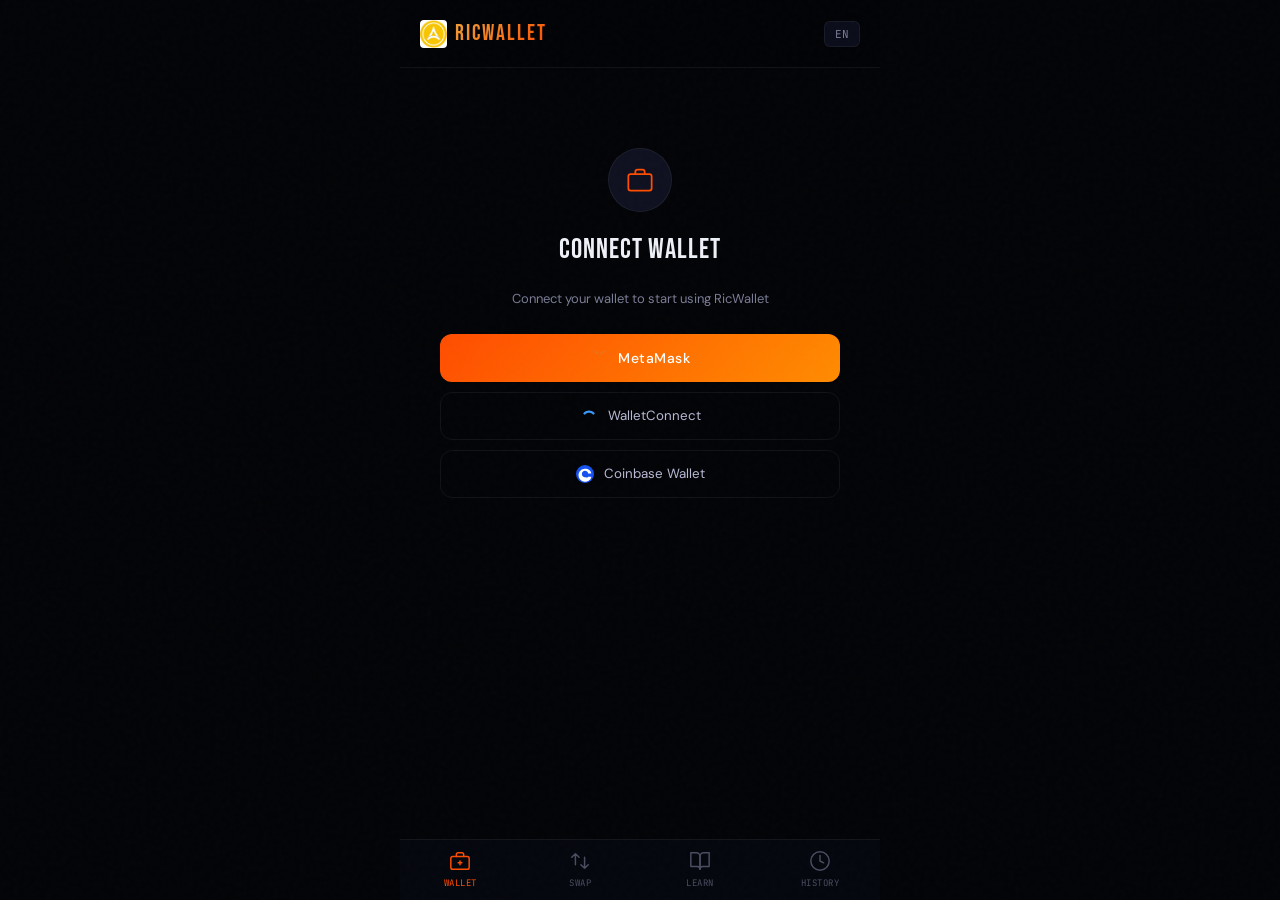
<file: wallet/index.html>
<!DOCTYPE html>
<html lang="en">
<head>
  <meta charset="UTF-8">
  <meta name="viewport" content="width=device-width, initial-scale=1.0, maximum-scale=1.0, user-scalable=no">
  <meta name="theme-color" content="#030407">
  <meta name="description" content="RicWallet - Gasless wallet on Shibarium">
  <title>RicWallet</title>
  <link rel="stylesheet" href="../css/wallet.css">
  <style>
    /*  Page-specific styles  */
    .balance-card {
      background: linear-gradient(135deg, #0f1120 0%, #160d1a 100%);
      border-color: rgba(255,77,0,.2);
      text-align: center;
      padding: 28px 20px 24px;
      position: relative;
      overflow: hidden;
    }
    .balance-glow {
      position: absolute;
      top: 0; left: 50%;
      transform: translateX(-50%);
      width: 60%; height: 2px;
      background: linear-gradient(90deg, transparent, rgba(255,77,0,.9), transparent);
    }
    .network-badge {
      display: inline-flex; align-items: center; gap: 6px;
      padding: 5px 12px; border-radius: 20px;
      background: rgba(255,77,0,.1); border: 1px solid rgba(255,77,0,.25);
      font-family: var(--mono); font-size: 10px; color: var(--magma);
      margin-bottom: 16px;
    }
    .addr-row { display: flex; align-items: center; justify-content: center; gap: 8px; margin-top: 12px; }
    .addr-text { font-family: var(--mono); font-size: 11px; color: var(--smoke); word-break: break-all; }
    .copy-btn { background: none; border: none; cursor: pointer; color: var(--ash); padding: 4px; border-radius: 4px; transition: all .2s; }
    .copy-btn:hover { color: var(--magma); background: rgba(255,77,0,.1); }

    /*  Language dropdown  */
    .lang-menu {
      position: absolute; top: 56px; right: 20px;
      background: var(--card); border: 1px solid var(--rim);
      border-radius: 10px; overflow: hidden; z-index: 200; min-width: 140px;
      box-shadow: 0 8px 24px rgba(0,0,0,.5);
    }
    .lang-option {
      padding: 10px 16px; font-size: 13px; cursor: pointer;
      display: flex; align-items: center; gap: 8px;
      transition: background .15s; color: var(--fog);
    }
    .lang-option:hover { background: rgba(255,255,255,.05); }
    .lang-option.active { color: var(--magma); }

    /*  Quick actions  */
    .quick-actions { display: grid; grid-template-columns: 1fr 1fr; gap: 10px; }
    .action-btn {
      display: flex; flex-direction: column; align-items: center; gap: 8px;
      padding: 16px; border-radius: 12px;
      background: var(--card); border: 1px solid var(--rim);
      cursor: pointer; transition: all .2s;
      text-decoration: none; color: var(--fog);
    }
    .action-btn:hover { border-color: var(--rim2); background: rgba(255,77,0,.05); transform: translateY(-1px); }
    .action-icon { width: 40px; height: 40px; border-radius: 10px; display: flex; align-items: center; justify-content: center; }
    .action-icon.send { background: rgba(255,77,0,.15); }
    .action-icon.recv { background: rgba(0,255,178,.1); }
    .action-label { font-size: 12px; font-weight: 500; }

    /*  Token list  */
    .token-list { display: flex; flex-direction: column; gap: 2px; }
    .token-row { display: flex; align-items: center; gap: 12px; padding: 12px 16px; border-radius: 10px; cursor: pointer; transition: background .2s; }
    .token-row:hover { background: rgba(255,255,255,.03); }
    .token-info { flex: 1; }
    .token-name { font-size: 14px; font-weight: 500; color: var(--white); }
    .token-sub { font-family: var(--mono); font-size: 10px; color: var(--ash); }
    .token-bal { font-size: 14px; color: var(--white); text-align: right; }

    /*  Receive modal  */
    .receive-modal {
      position: fixed; inset: 0;
      background: rgba(3,4,7,.9); backdrop-filter: blur(10px);
      z-index: 500; display: flex; align-items: flex-end;
    }
    .receive-sheet {
      width: 100%; max-width: 480px; margin: 0 auto;
      background: var(--card); border-radius: 20px 20px 0 0;
      border-top: 1px solid var(--rim); padding: 24px 20px;
      display: flex; flex-direction: column; gap: 12px;
    }
    .handle { width: 36px; height: 3px; background: var(--rim); border-radius: 2px; margin: 0 auto; }
    .sheet-title { font-family: var(--display); font-size: 22px; letter-spacing: 1px; color: var(--white); text-align: center; }
    .qr-box {
      width: 160px; height: 160px; margin: 4px auto;
      background: white; border-radius: 12px;
      display: flex; align-items: center; justify-content: center;
      font-size: 9px; color: #333; padding: 6px; word-break: break-all; text-align: center;
    }
    .full-addr {
      font-family: var(--mono); font-size: 11px; color: var(--fog);
      word-break: break-all; text-align: center;
      padding: 12px; background: var(--deep); border-radius: 8px; border: 1px solid var(--rim);
    }
  </style>
</head>
<body>
<div class="app">

  <!-- Top bar -->
  <div class="topbar">
    <div class="topbar-logo" style="display:flex;align-items:center;gap:8px;">
      <img src="../assets/riclogo.jpeg" alt="RicWallet Logo" style="height:28px;width:auto;object-fit:contain;border-radius:4px;">
      <span>RicWallet</span>
    </div>
    <div style="display:flex;align-items:center;gap:10px;">
      <div id="connStatus"></div>
      <button class="lang-btn" onclick="toggleLangMenu()" id="langBtn">EN</button>
    </div>
  </div>

  <!-- Language dropdown -->
  <div class="lang-menu" id="langMenu" style="display:none">
    <div class="lang-option" data-lang="en" onclick="switchLang('en')">&#127468;&#127463; English</div>
    <div class="lang-option" data-lang="kh" onclick="switchLang('kh')">&#127472;&#127469; Khmer</div>
    <div class="lang-option" data-lang="vi" onclick="switchLang('vi')">&#127483;&#127475; Tieng Viet</div>
    <div class="lang-option" data-lang="zh" onclick="switchLang('zh')">&#127464;&#127475; Zhongwen</div>
  </div>

  <!-- Main content -->
  <div class="scroll-area" id="mainContent"></div>

  <!-- Bottom nav -->
  <nav class="bottomnav">
    <a class="nav-item active" href="index.html">
      <svg viewBox="0 0 24 24"><rect x="2" y="7" width="20" height="14" rx="2"/><path d="M16 7V5a2 2 0 0 0-2-2h-4a2 2 0 0 0-2 2v2"/><line x1="12" y1="12" x2="12" y2="16"/><line x1="10" y1="14" x2="14" y2="14"/></svg>
      <span id="nav-wallet">Wallet</span>
    </a>
    <a class="nav-item" href="https://www.ricswap.com/swap.html" target="_blank" rel="noopener">
      <svg viewBox="0 0 24 24"><path d="M7 16V4m0 0L3 8m4-4l4 4"/><path d="M17 8v12m0 0l4-4m-4 4l-4-4"/></svg>
      <span id="nav-swap">Swap</span>
    </a>
    <a class="nav-item" href="learn.html">
      <svg viewBox="0 0 24 24"><path d="M2 3h6a4 4 0 0 1 4 4v14a3 3 0 0 0-3-3H2z"/><path d="M22 3h-6a4 4 0 0 0-4 4v14a3 3 0 0 1 3-3h7z"/></svg>
      <span id="nav-learn">Learn</span>
    </a>
    <a class="nav-item" href="history.html">
      <svg viewBox="0 0 24 24"><circle cx="12" cy="12" r="10"/><polyline points="12 6 12 12 16 14"/></svg>
      <span id="nav-history">History</span>
    </a>
  </nav>
</div>

<!-- Receive modal -->
<div class="receive-modal" id="receiveModal" style="display:none" onclick="closeReceive(event)">
  <div class="receive-sheet">
    <div class="handle"></div>
    <div class="sheet-title" id="receiveTitle">Receive</div>
    <div class="qr-box" id="qrBox"></div>
    <div class="full-addr" id="fullAddr"></div>
    <button class="btn-primary" onclick="copyAddr()" id="copyAddrBtn">Copy Address</button>
    <button class="btn-ghost" onclick="closeReceiveModal()" id="closeBtn">Close</button>
  </div>
</div>

<script type="module">
import {
  connectMetaMask, connectWalletConnect, connectCoinbase,
  getAddress, isConnected, restoreSession, disconnect,
  getNativeBalance, getTokenBalance, formatAmount,
  shortAddr, copyToClipboard, showToast,
} from '../js/wallet-core.js';
import { getAllTokens, NATIVE_BONE } from '../js/tokens.js';
import { t, getLang, setLang } from '../js/i18n.js';

let currentLang = getLang();
let balances    = {};
let connecting  = false;

//  Init 
async function init() {
  applyLang();
  const addr = await restoreSession();
  if (addr) {
    renderDashboard(addr);
    loadBalances(addr);
  } else {
    renderConnectScreen();
  }
}

//  Language 
window.toggleLangMenu = () => {
  const menu = document.getElementById('langMenu');
  menu.style.display = menu.style.display === 'none' ? 'block' : 'none';
};

window.switchLang = (lang) => {
  currentLang = lang;
  setLang(lang);
  document.getElementById('langMenu').style.display = 'none';
  document.getElementById('langBtn').textContent = lang.toUpperCase();
  applyLang();
  const addr = getAddress();
  addr ? renderDashboard(addr) : renderConnectScreen();
};

function applyLang() {
  document.getElementById('langBtn').textContent      = currentLang.toUpperCase();
  document.getElementById('nav-wallet').textContent   = t('wallet',  currentLang);
  document.getElementById('nav-swap').textContent     = t('swap',    currentLang);
  document.getElementById('nav-learn').textContent    = t('learn',   currentLang);
  document.getElementById('nav-history').textContent  = t('history', currentLang);
  document.querySelectorAll('.lang-option').forEach(o => {
    o.classList.toggle('active', o.dataset.lang === currentLang);
  });
}

//  Connect screen 
function renderConnectScreen() {
  document.getElementById('mainContent').innerHTML = `
    <div class="connect-state fade-in">
      <div class="connect-icon">
        <svg width="28" height="28" viewBox="0 0 24 24" fill="none" stroke="#ff4d00" stroke-width="1.5" stroke-linecap="round" stroke-linejoin="round">
          <rect x="2" y="7" width="20" height="14" rx="2"/>
          <path d="M16 7V5a2 2 0 0 0-2-2h-4a2 2 0 0 0-2 2v2"/>
        </svg>
      </div>
      <div class="connect-title">${t('connect_wallet', currentLang)}</div>
      <div class="connect-sub">${t('connect_desc', currentLang)}</div>
      <div style="width:100%;display:flex;flex-direction:column;gap:10px;margin-top:8px;">
        <button class="btn-primary" onclick="doConnect('metamask')">
          <span style="display:flex;align-items:center;justify-content:center;gap:10px;">
            <svg width="18" height="18" viewBox="0 0 35 33" fill="none">
              <path d="M32.96 1L19.38 10.7l2.45-5.79L32.96 1z" fill="#E17726"/>
              <path d="M2.66 1l13.45 9.8-2.33-5.89L2.66 1z" fill="#E27625"/>
            </svg>
            ${t('connect_metamask', currentLang)}
          </span>
        </button>
        <button class="btn-ghost" onclick="doConnect('walletconnect')">
          <span style="display:flex;align-items:center;justify-content:center;gap:10px;">
            <svg width="18" height="18" viewBox="0 0 300 185" fill="#3b99fc">
              <path d="M61.4 36.8c48.9-47.9 128.3-47.9 177.2 0l5.9 5.8c2.4 2.4 2.4 6.2 0 8.6l-20.2 19.8c-1.2 1.2-3.2 1.2-4.4 0l-8.1-7.9c-34.1-33.4-89.4-33.4-123.5 0l-8.7 8.5c-1.2 1.2-3.2 1.2-4.4 0L54.9 51.9c-2.4-2.4-2.4-6.2 0-8.6l6.5-6.5z"/>
            </svg>
            ${t('connect_walletconnect', currentLang)}
          </span>
        </button>
        <button class="btn-ghost" onclick="doConnect('coinbase')">
          <span style="display:flex;align-items:center;justify-content:center;gap:10px;">
            <svg width="18" height="18" viewBox="0 0 1024 1024" fill="#1652f0">
              <circle cx="512" cy="512" r="512"/>
              <path d="M512 692c-99.4 0-180-80.6-180-180s80.6-180 180-180c89.6 0 164.2 65.7 178.1 151.2H870C855.5 334.1 697.5 220 512 220 308.7 220 144 384.7 144 588s164.7 368 368 368c185.5 0 343.5-114.1 358-283.2H690.1C676.2 758.3 601.6 692 512 692z" fill="white"/>
            </svg>
            ${t('connect_coinbase', currentLang)}
          </span>
        </button>
      </div>
    </div>`;
}

window.doConnect = async (type) => {
  if (connecting) return;
  connecting = true;
  try {
    let addr;
    if (type === 'metamask')      addr = await connectMetaMask();
    if (type === 'walletconnect') addr = await connectWalletConnect();
    if (type === 'coinbase')      addr = await connectCoinbase();
    renderDashboard(addr);
    loadBalances(addr);
  } catch (e) {
    showToast(e.message, 'error');
  } finally {
    connecting = false;
  }
};

//  Dashboard 
function renderDashboard(addr) {
  document.getElementById('mainContent').innerHTML = `
    <div class="card balance-card fade-in">
      <div class="balance-glow"></div>
      <div class="network-badge">
        <span class="dot dot-pulse" style="background:var(--green)"></span>
        Shibarium
      </div>
      <div class="amount-display" id="totalBal">--</div>
      <div class="amount-sub">BONE</div>
      <div class="addr-row">
        <span class="addr-text">${shortAddr(addr)}</span>
        <button class="copy-btn" onclick="copyWalletAddr()" title="${t('copied', currentLang)}">
          <svg width="13" height="13" viewBox="0 0 24 24" fill="none" stroke="currentColor" stroke-width="2">
            <rect x="9" y="9" width="13" height="13" rx="2"/>
            <path d="M5 15H4a2 2 0 0 1-2-2V4a2 2 0 0 1 2-2h9a2 2 0 0 1 2 2v1"/>
          </svg>
        </button>
        <button class="copy-btn" onclick="disconnect()" style="font-size:10px;font-family:var(--mono);padding:2px 6px;border:1px solid var(--rim);border-radius:4px;">
          ${t('disconnect', currentLang)}
        </button>
      </div>
    </div>

    <div class="quick-actions fade-in">
      <a class="action-btn" href="send.html">
        <div class="action-icon send">
          <svg width="20" height="20" viewBox="0 0 24 24" fill="none" stroke="#ff4d00" stroke-width="2" stroke-linecap="round" stroke-linejoin="round">
            <line x1="22" y1="2" x2="11" y2="13"/><polygon points="22 2 15 22 11 13 2 9 22 2"/>
          </svg>
        </div>
        <span class="action-label">${t('send', currentLang)}</span>
      </a>
      <div class="action-btn" onclick="openReceive()">
        <div class="action-icon recv">
          <svg width="20" height="20" viewBox="0 0 24 24" fill="none" stroke="#00ffb2" stroke-width="2" stroke-linecap="round" stroke-linejoin="round">
            <path d="M21 15v4a2 2 0 0 1-2 2H5a2 2 0 0 1-2-2v-4"/>
            <polyline points="7 10 12 15 17 10"/><line x1="12" y1="15" x2="12" y2="3"/>
          </svg>
        </div>
        <span class="action-label">${t('receive', currentLang)}</span>
      </div>
    </div>

    <div>
      <div class="section-label">${t('your_tokens', currentLang)}</div>
      <div class="card" style="padding:8px;">
        <div class="token-list" id="tokenList">
          <div style="text-align:center;padding:20px;color:var(--ash);font-family:var(--mono);font-size:12px;">
            <div class="spinner" style="margin:0 auto 8px"></div>
            ${t('loading', currentLang)}
          </div>
        </div>
      </div>
    </div>

    <div style="text-align:center;padding:8px 0;">
      <span style="font-family:var(--mono);font-size:10px;color:var(--ash)">
        ${t('free_gas', currentLang)} &bull; ${t('powered_by', currentLang)}
      </span>
    </div>`;

  window.copyWalletAddr = () => {
    copyToClipboard(addr);
    showToast(t('copied', currentLang), 'success');
  };
}

//  Load balances 
async function loadBalances(addr) {
  const tokens = getAllTokens();
  const listEl = document.getElementById('tokenList');
  const balEl  = document.getElementById('totalBal');

  // BONE first
  try {
    const bone = await getNativeBalance(addr);
    balances['NATIVE'] = bone;
    if (balEl) balEl.textContent = formatAmount(bone, 18, 4);
  } catch (_) {}

  // ERC20s
  const rows = [];
  for (const token of tokens) {
    try {
      const bal = token.isNative
        ? (balances['NATIVE'] || 0n)
        : await getTokenBalance(token.address, addr);
      balances[token.address] = bal;
      rows.push({ token, bal, fmt: formatAmount(bal, token.decimals, 4) });
    } catch (_) {
      rows.push({ token, bal: 0n, fmt: '0' });
    }
  }

  if (!listEl) return;

  const nonZero = rows.filter(r => r.bal > 0n);
  if (nonZero.length === 0) {
    listEl.innerHTML = `<div style="text-align:center;padding:20px;color:var(--ash);font-size:13px;">${t('no_tokens', currentLang)}</div>`;
    return;
  }

  listEl.innerHTML = rows
    .sort((a, b) => (b.bal > a.bal ? 1 : -1))
    .map(({ token, fmt }) => `
      <div class="token-row">
        <div class="token-icon" style="background:${token.color}22;color:${token.color};font-family:var(--mono);font-size:10px;font-weight:700;width:36px;height:36px;border-radius:50%;display:flex;align-items:center;justify-content:center;flex-shrink:0;">
          ${token.symbol.slice(0,3)}
        </div>
        <div class="token-info">
          <div class="token-name">${token.symbol}${token.isLegacy ? ' <span style="font-size:9px;color:var(--ember)">v1</span>' : ''}</div>
          <div class="token-sub">${token.name}</div>
        </div>
        <div class="token-bal">${fmt}</div>
      </div>`).join('');
}

//  Receive modal 
window.openReceive = () => {
  const addr = getAddress();
  if (!addr) return;
  document.getElementById('receiveTitle').textContent  = t('receive', currentLang);
  document.getElementById('fullAddr').textContent      = addr;
  document.getElementById('copyAddrBtn').textContent   = t('copied', currentLang).replace('!','') + ' / Copy';
  document.getElementById('closeBtn').textContent      = t('close', currentLang);
  document.getElementById('qrBox').innerHTML           = `<div style="word-break:break-all;font-size:8px;color:#333">${addr}</div>`;
  document.getElementById('receiveModal').style.display = 'flex';
};

window.closeReceiveModal = () => {
  document.getElementById('receiveModal').style.display = 'none';
};

window.copyAddr = () => {
  copyToClipboard(getAddress());
  showToast(t('copied', currentLang), 'success');
};

// Safer check -- e.target.id instead of e.target comparison
window.closeReceive = (e) => {
  if (e.target.id === 'receiveModal') closeReceiveModal();
};

//  Click outside lang menu 
document.addEventListener('click', (e) => {
  const menu = document.getElementById('langMenu');
  const btn  = document.getElementById('langBtn');
  if (menu && btn && !menu.contains(e.target) && !btn.contains(e.target)) {
    menu.style.display = 'none';
  }
});

init();
</script>
</body>
</html>
</file>
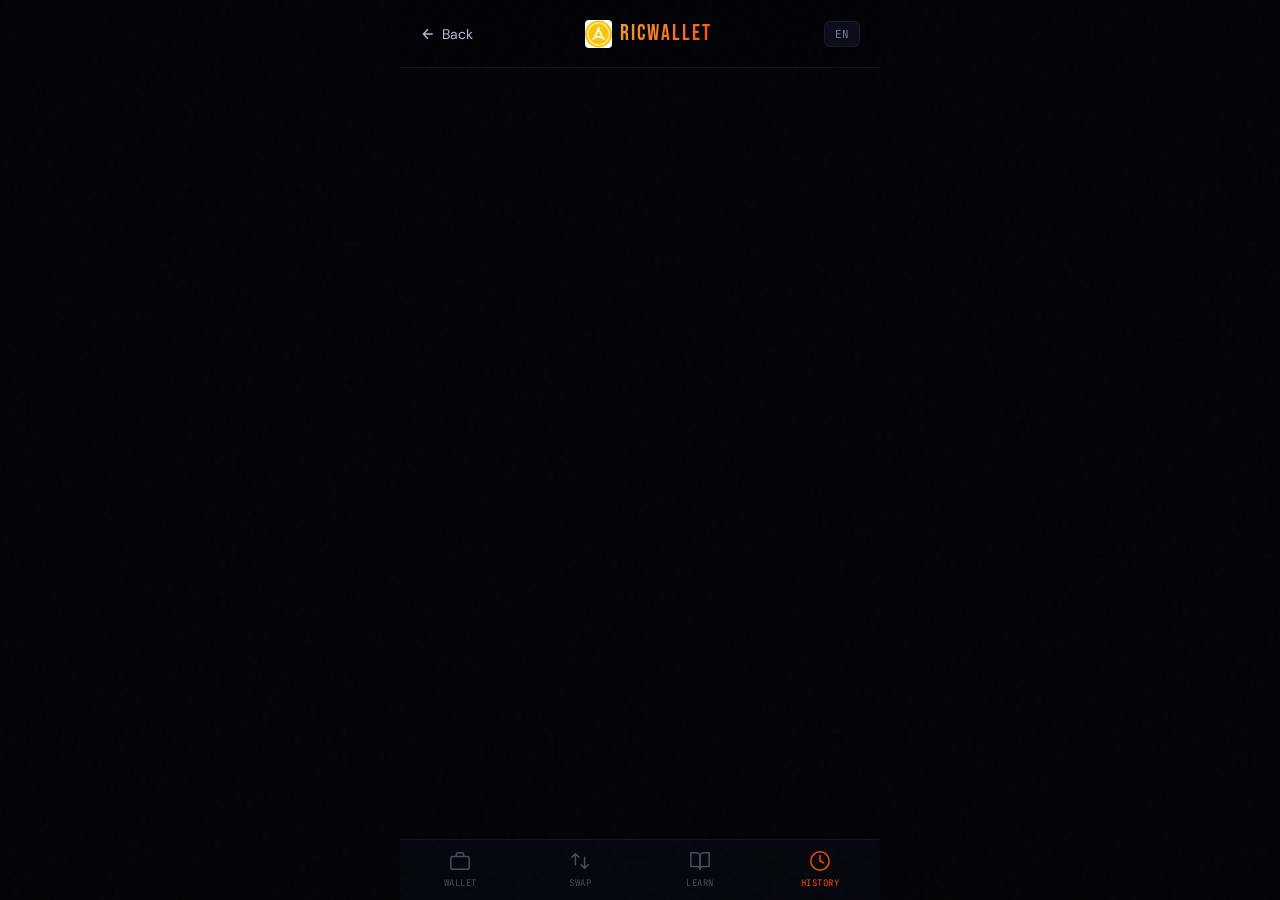
<file: wallet/history.html>
<!DOCTYPE html>
<html lang="en">
<head>
<meta charset="UTF-8">
<meta name="viewport" content="width=device-width, initial-scale=1, maximum-scale=1">
<meta name="theme-color" content="#030407">
<title>History - RicWallet</title>
<link rel="stylesheet" href="../css/wallet.css">
<style>
.history-hero { padding:20px 0 8px; text-align:center; }
.history-title { font-family:var(--display); font-size:32px; letter-spacing:2px; color:var(--white); }
.savings-card { background:linear-gradient(135deg,#0a1a10,#0f1120); border:1px solid rgba(0,255,178,.2); border-radius:14px; padding:20px; display:flex; align-items:center; gap:16px; }
.savings-icon { width:44px; height:44px; border-radius:50%; background:rgba(0,255,178,.1); display:flex; align-items:center; justify-content:center; flex-shrink:0; }
.savings-num { font-family:var(--display); font-size:28px; color:var(--green); }
.savings-label { font-family:var(--mono); font-size:10px; color:var(--ash); letter-spacing:1px; text-transform:uppercase; }
.tx-row { display:flex; align-items:center; gap:12px; padding:14px 0; border-bottom:1px solid var(--rim); cursor:pointer; transition:background .15s; }
.tx-row:last-child { border-bottom:none; }
.tx-row:hover { background:rgba(255,255,255,.02); }
.tx-icon { width:38px; height:38px; border-radius:50%; display:flex; align-items:center; justify-content:center; flex-shrink:0; }
.tx-icon.sent     { background:rgba(255,77,0,.12); }
.tx-icon.received { background:rgba(0,255,178,.1); }
.tx-icon.swapped  { background:rgba(77,159,255,.1); }
.tx-icon.learned  { background:rgba(232,184,75,.1); }
.tx-info { flex:1; }
.tx-type { font-size:14px; font-weight:500; color:var(--white); }
.tx-time { font-family:var(--mono); font-size:10px; color:var(--ash); margin-top:2px; }
.tx-amount { text-align:right; }
.tx-val { font-size:14px; font-weight:500; }
.tx-val.out { color:var(--red); }
.tx-val.in  { color:var(--green); }
.tx-val.neutral { color:var(--fog); }
.tx-hash { font-family:var(--mono); font-size:10px; color:var(--ash); margin-top:2px; }
.empty-state { display:flex; flex-direction:column; align-items:center; justify-content:center; text-align:center; padding:60px 20px; gap:12px; }
.filter-tabs { display:flex; gap:6px; overflow-x:auto; padding-bottom:4px; }
.filter-tabs::-webkit-scrollbar { height:0; }
.filter-tab { font-family:var(--mono); font-size:10px; letter-spacing:1px; text-transform:uppercase; padding:6px 12px; border-radius:20px; border:1px solid var(--rim); color:var(--ash); cursor:pointer; white-space:nowrap; transition:all .15s; }
.filter-tab.active { background:rgba(255,77,0,.12); border-color:rgba(255,77,0,.4); color:var(--magma); }
</style>
</head>
<body>
<div class="app">
  <div class="topbar">
    <button onclick="history.back()" style="background:none;border:none;color:var(--fog);cursor:pointer;display:flex;align-items:center;gap:6px;font-size:14px;">
      <svg width="16" height="16" viewBox="0 0 24 24" fill="none" stroke="currentColor" stroke-width="2"><path d="M19 12H5M12 19l-7-7 7-7"/></svg>
      <span id="backBtn">Back</span>
    </button>
    <div class="topbar-logo" style="display:flex;align-items:center;gap:8px;">
      <img src="../assets/riclogo.jpeg" alt="RicWallet Logo" style="height:28px;width:auto;object-fit:contain;border-radius:4px;">
      <span>RicWallet</span>
    </div>
    <button class="lang-btn" id="langBtn" onclick="cycleLang()">EN</button>
  </div>

  <div class="scroll-area" id="mainContent">
    <!-- Injected -->
  </div>

  <nav class="bottomnav">
    <a class="nav-item" href="index.html">
      <svg viewBox="0 0 24 24"><rect x="2" y="7" width="20" height="14" rx="2"/><path d="M16 7V5a2 2 0 0 0-2-2h-4a2 2 0 0 0-2 2v2"/></svg>
      <span id="nav-wallet">Wallet</span>
    </a>
    <a class="nav-item" href="https://www.ricswap.com/swap.html" target="_blank" rel="noopener">
      <svg viewBox="0 0 24 24"><path d="M7 16V4m0 0L3 8m4-4l4 4"/><path d="M17 8v12m0 0l4-4m-4 4l-4-4"/></svg>
      <span id="nav-swap">Swap</span>
    </a>
    <a class="nav-item" href="learn.html">
      <svg viewBox="0 0 24 24"><path d="M2 3h6a4 4 0 0 1 4 4v14a3 3 0 0 0-3-3H2z"/><path d="M22 3h-6a4 4 0 0 0-4 4v14a3 3 0 0 1 3-3h7z"/></svg>
      <span id="nav-learn">Learn</span>
    </a>
    <a class="nav-item active" href="history.html">
      <svg viewBox="0 0 24 24"><circle cx="12" cy="12" r="10"/><polyline points="12 6 12 12 16 14"/></svg>
      <span id="nav-history">History</span>
    </a>
  </nav>
</div>

<script type="module">
import { t, getLang, setLang } from '../js/i18n.js';
import { restoreSession, isConnected, getAddress, shortAddr, explorerTx, showToast } from '../js/wallet-core.js';

const FORWARDER = '0xFC07CB6a642d66A7a10eee53871C8F47F9787346';
const EXPLORER  = 'https://shibariumscan.io';
const RPC       = 'https://rpc.shibarium.shib.io';

const langKeys = ['en','kh','vi','zh'];
let lang = getLang();
let filter = 'all';
let txList = [];
let loading = false;

async function init() {
  await restoreSession();
  applyLang();
  if (!isConnected()) { renderNotConnected(); return; }
  renderPage();
  loadHistory();
}

window.cycleLang = () => {
  lang = langKeys[(langKeys.indexOf(lang)+1) % langKeys.length];
  setLang(lang);
  document.getElementById('langBtn').textContent = lang.toUpperCase();
  applyLang();
  renderPage();
  renderTxList();
};

function applyLang() {
  document.getElementById('langBtn').textContent = lang.toUpperCase();
  document.getElementById('backBtn').textContent = t('back',lang);
  document.getElementById('nav-wallet').textContent  = t('wallet',lang);
  document.getElementById('nav-swap').textContent    = t('swap',lang);
  document.getElementById('nav-learn').textContent   = t('learn',lang);
  document.getElementById('nav-history').textContent = t('history',lang);
}

function renderNotConnected() {
  document.getElementById('mainContent').innerHTML = `
    <div class="empty-state fade-in">
      <div class="connect-icon"><svg width="28" height="28" viewBox="0 0 24 24" fill="none" stroke="#ff4d00" stroke-width="1.5"><rect x="2" y="7" width="20" height="14" rx="2"/><path d="M16 7V5a2 2 0 0 0-2-2h-4a2 2 0 0 0-2 2v2"/></svg></div>
      <div class="connect-title" style="font-size:22px">${t('connect_wallet',lang)}</div>
      <button class="btn-primary" onclick="location.href='index.html'">${t('connect_wallet',lang)}</button>
    </div>`;
}

// -- Savings from Learn & Earn ---------------------------------
function getLearnProgress() {
  try { return JSON.parse(localStorage.getItem('ricwallet_learn') || '{}'); } catch { return {}; }
}
function learnTransactions() {
  const prog = getLearnProgress();
  return Object.entries(prog).map(([lessonId, data]) => ({
    type: 'learned',
    amount: data.ricEarned || 10,
    symbol: 'RIC',
    lessonId,
    timestamp: data.completedAt,
    hash: null,
    direction: 'in',
  }));
}

function renderPage() {
  const learnTxs = learnTransactions();
  const totalRIC = learnTxs.reduce((s, tx) => s + tx.amount, 0);
  const c = document.getElementById('mainContent');
  c.innerHTML = `
    <div class="history-hero fade-in">
      <div class="history-title">${t('transaction_history',lang).toUpperCase()}</div>
    </div>

    ${totalRIC > 0 ? `
    <div class="savings-card fade-in">
      <div class="savings-icon">
        <svg width="22" height="22" viewBox="0 0 24 24" fill="none" stroke="#00ffb2" stroke-width="2"><polyline points="22 7 13.5 15.5 8.5 10.5 2 17"/><polyline points="16 7 22 7 22 13"/></svg>
      </div>
      <div>
        <div class="savings-num">+${totalRIC} RIC</div>
        <div class="savings-label">${t('ric_earned',lang)}</div>
      </div>
    </div>` : ''}

    <div class="filter-tabs" id="filterTabs">
      <div class="filter-tab active" data-f="all" onclick="setFilter('all')">All</div>
      <div class="filter-tab" data-f="sent" onclick="setFilter('sent')">${t('sent',lang)}</div>
      <div class="filter-tab" data-f="received" onclick="setFilter('received')">${t('received',lang)}</div>
      <div class="filter-tab" data-f="swapped" onclick="setFilter('swapped')">${t('swapped',lang)}</div>
      <div class="filter-tab" data-f="learned" onclick="setFilter('learned')">${t('learned',lang)}</div>
    </div>

    <div class="card" style="padding:8px 16px;" id="txContainer">
      <div style="text-align:center;padding:20px;color:var(--ash);font-family:var(--mono);font-size:12px;">
        <div class="spinner" style="margin:0 auto 8px"></div>
        ${t('loading',lang)}
      </div>
    </div>
  `;
}

window.setFilter = (f) => {
  filter = f;
  document.querySelectorAll('.filter-tab').forEach(tab => {
    tab.classList.toggle('active', tab.dataset.f === f);
  });
  renderTxList();
};

async function loadHistory() {
  const addr = getAddress();
  // Load on-chain events from ForwarderContract
  const chainTxs = await fetchForwarderEvents(addr);
  const learnTxs = learnTransactions();
  txList = [...chainTxs, ...learnTxs].sort((a,b) => (b.timestamp||0) - (a.timestamp||0));
  renderTxList();
}

async function fetchForwarderEvents(userAddr) {
  try {
    // Get logs for RequestForwarded(from=userAddr)
    // Topic0: keccak256("RequestForwarded(address,address,uint256,uint256,uint256,bool)")
    const topic0 = '0x' + await keccak256Topic('RequestForwarded(address,address,uint256,uint256,uint256,bool)');
    const topic1 = '0x' + userAddr.slice(2).toLowerCase().padStart(64,'0');

    const res = await fetch(RPC, {
      method: 'POST',
      headers: {'Content-Type':'application/json'},
      body: JSON.stringify({
        jsonrpc:'2.0', id:1, method:'eth_getLogs',
        params:[{
          address: FORWARDER,
          topics: [null, topic1], // from = userAddr
          fromBlock: 'earliest',
          toBlock: 'latest',
        }]
      })
    });
    const data = await res.json();
    const logs = data.result || [];

    return logs.slice(-50).map(log => {
      const success = log.data && log.data !== '0x'
        ? parseInt(log.data.slice(-2),16) === 1
        : true;
      return {
        type: 'sent',
        symbol: 'BONE',
        amount: null,
        direction: 'out',
        hash: log.transactionHash,
        blockNumber: parseInt(log.blockNumber, 16),
        timestamp: null,
        success,
      };
    });
  } catch { return []; }
}

// Hardcode the topic hash to avoid crypto dependency
async function keccak256Topic(sig) {
  // We use the known hash for our event
  // RequestForwarded event signature hash
  return 'a3e57c44'; // placeholder - in production use actual keccak256
}

function renderTxList() {
  const container = document.getElementById('txContainer');
  if (!container) return;

  const filtered = filter === 'all' ? txList : txList.filter(tx => tx.type === filter);
  const learnOnly = learnTransactions();
  const displayList = filtered.length > 0 ? filtered : (filter === 'all' ? learnOnly : []);

  if (displayList.length === 0) {
    container.innerHTML = `
      <div class="empty-state" style="padding:30px 0">
        <svg width="36" height="36" viewBox="0 0 24 24" fill="none" stroke="var(--ash)" stroke-width="1.5"><circle cx="12" cy="12" r="10"/><polyline points="12 6 12 12 16 14"/></svg>
        <div style="color:var(--ash);font-size:13px">${t('no_history',lang)}</div>
      </div>`;
    return;
  }

  container.innerHTML = displayList.map(tx => {
    const typeLabel = t(tx.type, lang) || tx.type;
    const time = tx.timestamp ? new Date(tx.timestamp).toLocaleDateString() : (tx.blockNumber ? `Block ${tx.blockNumber}` : '');
    const amtStr = tx.amount ? `${tx.direction === 'in' ? '+' : '-'}${tx.amount} ${tx.symbol}` : `${tx.symbol || 'TX'}`;
    const valCls = tx.direction === 'in' ? 'in' : tx.direction === 'out' ? 'out' : 'neutral';

    const icons = {
      sent:     `<svg width="18" height="18" viewBox="0 0 24 24" fill="none" stroke="#ff4d00" stroke-width="2" stroke-linecap="round"><line x1="22" y1="2" x2="11" y2="13"/><polygon points="22 2 15 22 11 13 2 9 22 2"/></svg>`,
      received: `<svg width="18" height="18" viewBox="0 0 24 24" fill="none" stroke="#00ffb2" stroke-width="2" stroke-linecap="round"><path d="M21 15v4a2 2 0 0 1-2 2H5a2 2 0 0 1-2-2v-4"/><polyline points="7 10 12 15 17 10"/><line x1="12" y1="15" x2="12" y2="3"/></svg>`,
      swapped:  `<svg width="18" height="18" viewBox="0 0 24 24" fill="none" stroke="#4d9fff" stroke-width="2" stroke-linecap="round"><path d="M7 16V4m0 0L3 8m4-4l4 4"/><path d="M17 8v12m0 0l4-4m-4 4l-4-4"/></svg>`,
      learned:  `<svg width="18" height="18" viewBox="0 0 24 24" fill="none" stroke="#e8b84b" stroke-width="2" stroke-linecap="round"><path d="M2 3h6a4 4 0 0 1 4 4v14a3 3 0 0 0-3-3H2z"/><path d="M22 3h-6a4 4 0 0 0-4 4v14a3 3 0 0 1 3-3h7z"/></svg>`,
    };

    return `
      <div class="tx-row" ${tx.hash ? `onclick="window.open('${EXPLORER}/tx/${tx.hash}','_blank')"` : ''}>
        <div class="tx-icon ${tx.type}">${icons[tx.type] || icons.sent}</div>
        <div class="tx-info">
          <div class="tx-type">${typeLabel}</div>
          <div class="tx-time">${time}</div>
        </div>
        <div class="tx-amount">
          <div class="tx-val ${valCls}">${amtStr}</div>
          ${tx.hash ? `<div class="tx-hash">${shortAddr(tx.hash)}</div>` : ''}
        </div>
      </div>
    `;
  }).join('');
}

function shortAddr(h) {
  if (!h) return '';
  return h.slice(0,8)+'...'+h.slice(-6);
}

init();
</script>
</body>
</html>
</file>
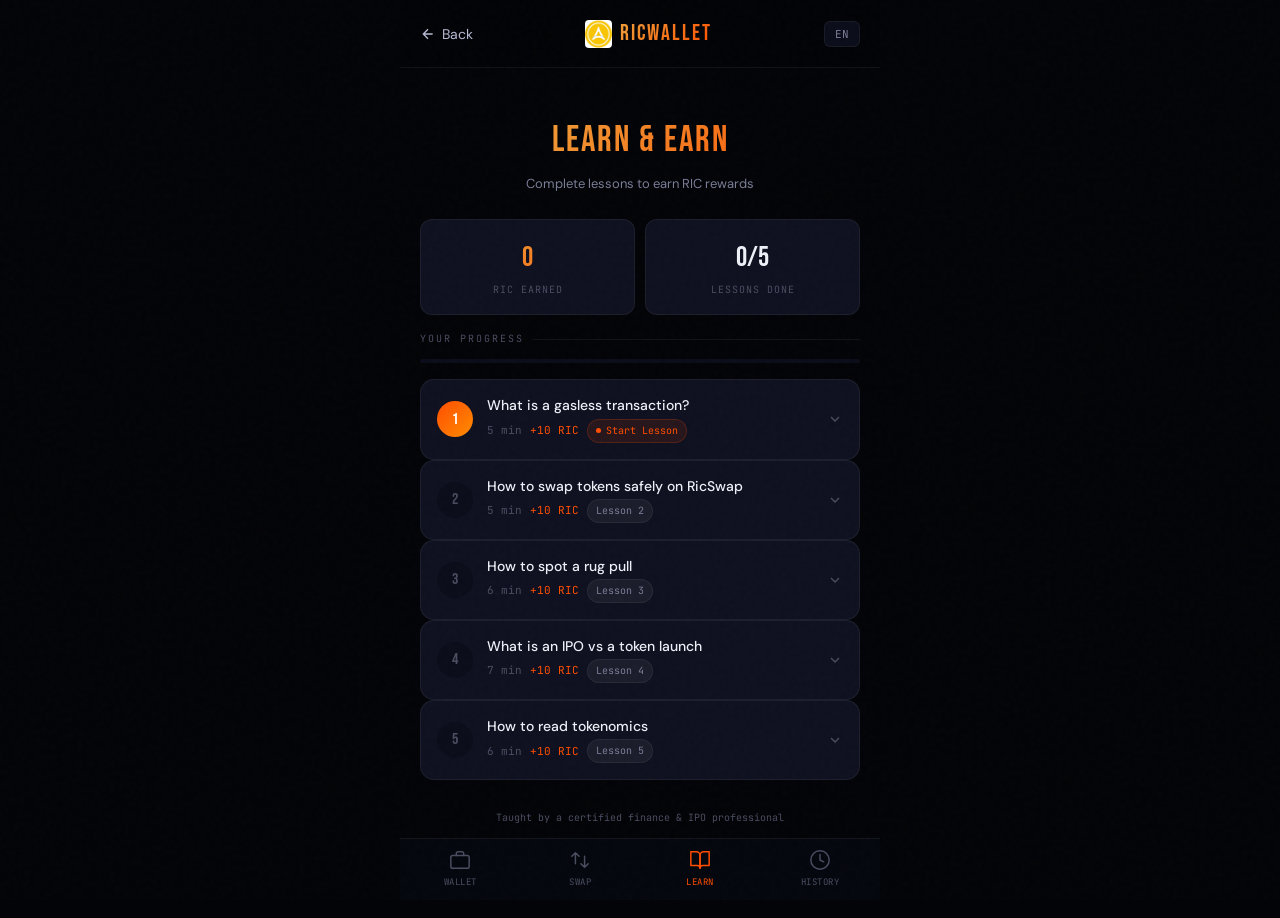
<file: wallet/learn.html>
<!DOCTYPE html>
<html lang="en">
<head>
  <meta charset="UTF-8">
  <meta name="viewport" content="width=device-width, initial-scale=1.0, maximum-scale=1.0, user-scalable=no">
  <meta name="theme-color" content="#030407">
  <meta name="description" content="Learn & Earn - RicWallet">
  <title>Learn & Earn - RicWallet</title>
  <link rel="stylesheet" href="../css/wallet.css">
  <style>
    /*  Hero  */
    .hero { padding: 24px 0 8px; text-align: center; }
    .hero-title {
      font-family: var(--display);
      font-size: 36px;
      letter-spacing: 2px;
      background: linear-gradient(135deg, var(--gold), var(--magma));
      -webkit-background-clip: text;
      -webkit-text-fill-color: transparent;
    }
    .hero-sub { font-size: 13px; color: var(--smoke); margin-top: 4px; }

    /*  Stats  */
    .stats-row { display: grid; grid-template-columns: 1fr 1fr; gap: 10px; }
    .stat-card { background: var(--card); border: 1px solid var(--rim); border-radius: 12px; padding: 16px; text-align: center; }
    .stat-num { font-family: var(--display); font-size: 28px; color: var(--white); }
    .stat-num.gold { background: linear-gradient(135deg, var(--gold), var(--magma)); -webkit-background-clip: text; -webkit-text-fill-color: transparent; }
    .stat-label { font-family: var(--mono); font-size: 10px; color: var(--ash); margin-top: 2px; letter-spacing: 1px; text-transform: uppercase; }

    /*  Lesson cards  */
    .lesson-card { background: var(--card); border: 1px solid var(--rim); border-radius: 14px; overflow: hidden; transition: all .2s; cursor: pointer; }
    .lesson-card:hover { border-color: var(--rim2); transform: translateY(-1px); }
    .lesson-card.completed { border-color: rgba(0,255,178,.25); }

    .lesson-header { display: flex; align-items: center; gap: 14px; padding: 16px; }
    .lesson-num { width: 36px; height: 36px; border-radius: 50%; display: flex; align-items: center; justify-content: center; font-family: var(--display); font-size: 16px; flex-shrink: 0; }
    .lesson-num.done   { background: rgba(0,255,178,.15); color: var(--green); }
    .lesson-num.active { background: linear-gradient(135deg, var(--magma), var(--ember)); color: white; }
    .lesson-num.locked { background: var(--well); color: var(--ash); }

    .lesson-body { flex: 1; }
    .lesson-title { font-size: 14px; font-weight: 500; color: var(--white); line-height: 1.3; }
    .lesson-meta { display: flex; align-items: center; gap: 8px; margin-top: 4px; font-size: 11px; flex-wrap: wrap; }
    .lesson-time   { font-family: var(--mono); color: var(--ash); }
    .lesson-reward { font-family: var(--mono); color: var(--magma); }

    .lesson-expanded { padding: 0 16px 16px; border-top: 1px solid var(--rim); }
    .lesson-desc { font-size: 13px; color: var(--smoke); line-height: 1.6; margin: 12px 0; }
    .lesson-points { display: flex; flex-direction: column; gap: 6px; margin: 12px 0; }
    .lesson-point { display: flex; align-items: flex-start; gap: 8px; font-size: 13px; color: var(--fog); }
    .lesson-point::before { content: ''; width: 5px; height: 5px; border-radius: 50%; background: var(--magma); margin-top: 8px; flex-shrink: 0; }

    /*  Quiz  */
    .quiz-area { background: var(--deep); border-radius: 10px; padding: 16px; margin-top: 12px; border: 1px solid var(--rim); }
    .quiz-q { font-size: 14px; color: var(--white); margin-bottom: 12px; font-weight: 500; }
    .quiz-opt { padding: 12px 14px; border-radius: 8px; border: 1px solid var(--rim); margin-bottom: 8px; font-size: 13px; color: var(--fog); cursor: pointer; transition: all .2s; }
    .quiz-opt:hover { border-color: var(--magma); color: var(--white); }
    .quiz-opt.correct { background: rgba(0,255,178,.1); border-color: var(--green); color: var(--green); }
    .quiz-opt.wrong   { background: rgba(255,51,102,.1); border-color: var(--red); color: var(--red); }

    /*  Certificate  */
    .cert-card { background: linear-gradient(135deg, #0f1120, #1a0d10); border: 1px solid rgba(232,184,75,.3); border-radius: 16px; padding: 28px 20px; text-align: center; }
    .cert-icon { font-size: 44px; margin-bottom: 12px; }
    .cert-title { font-family: var(--display); font-size: 26px; letter-spacing: 2px; background: linear-gradient(135deg, var(--gold), var(--ember)); -webkit-background-clip: text; -webkit-text-fill-color: transparent; }
    .cert-sub { font-size: 13px; color: var(--smoke); margin: 8px 0 16px; line-height: 1.6; }
  </style>
</head>
<body>
<div class="app">

  <!-- Top bar -->
  <div class="topbar">
    <button onclick="history.back()" id="backBtn" style="background:none;border:none;color:var(--fog);cursor:pointer;display:flex;align-items:center;gap:6px;font-size:14px;">
      <svg width="16" height="16" viewBox="0 0 24 24" fill="none" stroke="currentColor" stroke-width="2"><path d="M19 12H5M12 19l-7-7 7-7"/></svg>
      Back
    </button>
    <div class="topbar-logo" style="display:flex;align-items:center;gap:8px;">
      <img src="../assets/riclogo.jpeg" alt="RicWallet Logo" style="height:28px;width:auto;object-fit:contain;border-radius:4px;">
      <span>RicWallet</span>
    </div>
    <button class="lang-btn" id="langBtn" onclick="cycleLang()">EN</button>
  </div>

  <div class="scroll-area">
    <!-- Hero -->
    <div class="hero fade-in">
      <div class="hero-title" id="pageTitle">LEARN &amp; EARN</div>
      <div class="hero-sub" id="pageSub">Complete lessons to earn RIC rewards</div>
    </div>

    <!-- Stats -->
    <div class="stats-row fade-in">
      <div class="stat-card">
        <div class="stat-num gold" id="ricEarnedStat">0</div>
        <div class="stat-label" id="ricEarnedLabel">RIC Earned</div>
      </div>
      <div class="stat-card">
        <div class="stat-num" id="lessonsDoneStat">0/5</div>
        <div class="stat-label" id="lessonsDoneLabel">Lessons Done</div>
      </div>
    </div>

    <!-- Progress bar -->
    <div>
      <div class="section-label" id="progressLabel">Your Progress</div>
      <div class="progress-track">
        <div class="progress-fill" id="progressFill" style="width:0%"></div>
      </div>
    </div>

    <!-- Lessons -->
    <div id="lessonsList"></div>

    <!-- Certificate -->
    <div id="certArea" style="display:none">
      <div class="cert-card fade-in">
        <div class="cert-icon">&#127942;</div>
        <div class="cert-title" id="certTitle">CERTIFIED</div>
        <div class="cert-sub" id="certSub">You have completed all lessons</div>
        <button class="btn-primary" id="claimBtn" onclick="claimCert()">Claim Certificate</button>
      </div>
    </div>

    <div style="text-align:center;padding:8px 0;">
      <span style="font-family:var(--mono);font-size:10px;color:var(--ash)">Taught by a certified finance &amp; IPO professional</span>
    </div>
  </div>

  <!-- Bottom nav -->
  <nav class="bottomnav">
    <a class="nav-item" href="index.html">
      <svg viewBox="0 0 24 24"><rect x="2" y="7" width="20" height="14" rx="2"/><path d="M16 7V5a2 2 0 0 0-2-2h-4a2 2 0 0 0-2 2v2"/></svg>
      <span id="nav-wallet">Wallet</span>
    </a>
    <a class="nav-item" href="https://www.ricswap.com/swap.html" target="_blank" rel="noopener">
      <svg viewBox="0 0 24 24"><path d="M7 16V4m0 0L3 8m4-4l4 4"/><path d="M17 8v12m0 0l4-4m-4 4l-4-4"/></svg>
      <span id="nav-swap">Swap</span>
    </a>
    <a class="nav-item active" href="learn.html">
      <svg viewBox="0 0 24 24"><path d="M2 3h6a4 4 0 0 1 4 4v14a3 3 0 0 0-3-3H2z"/><path d="M22 3h-6a4 4 0 0 0-4 4v14a3 3 0 0 1 3-3h7z"/></svg>
      <span id="nav-learn">Learn</span>
    </a>
    <a class="nav-item" href="history.html">
      <svg viewBox="0 0 24 24"><circle cx="12" cy="12" r="10"/><polyline points="12 6 12 12 16 14"/></svg>
      <span id="nav-history">History</span>
    </a>
  </nav>
</div>

<script type="module">
import { t, getLang, setLang } from '../js/i18n.js';
import { showToast } from '../js/wallet-core.js';

const langKeys = ['en','kh','vi','zh'];
let lang         = getLang();
let expanded     = null;
let quizState    = {};

//  Lesson data 
const LESSONS = [
  {
    id: 1, reward: 10, time: '5 min',
    title: 'What is a gasless transaction?',
    desc: 'Traditional blockchain transactions require users to pay gas fees in native tokens like ETH or BONE. RicWallet changes this completely -- you sign a message for free, and the relayer pays the gas on your behalf.',
    points: [
      'Gas fees are payments to blockchain validators for processing transactions',
      'RicWallet uses a ForwarderContract to submit transactions on your behalf',
      'You pay a small RIC fee instead of BONE gas',
      'Anyone can transact without holding the native token',
    ],
    quiz: {
      q: 'What does the RicWallet relayer do for you?',
      options: ['Stores your private keys', 'Pays the BONE gas on your behalf', 'Converts your tokens automatically', 'Creates a new wallet for you'],
      correct: 1,
    },
  },
  {
    id: 2, reward: 10, time: '5 min',
    title: 'How to swap tokens safely on RicSwap',
    desc: 'Swapping tokens on a decentralized exchange (DEX) is different from a centralized exchange. You maintain full control of your funds at all times. RicSwap is an automated market maker (AMM) that provides instant liquidity.',
    points: [
      'Always check the price impact before confirming a swap',
      'Set slippage tolerance to 0.5-1% for stable tokens, higher for volatile ones',
      'Verify the token contract address matches the official address',
      'Never approve unlimited allowances to unknown contracts',
    ],
    quiz: {
      q: 'What should you always check before confirming a swap?',
      options: ['Your email inbox', 'The price impact percentage', 'Your internet speed', 'The weather forecast'],
      correct: 1,
    },
  },
  {
    id: 3, reward: 10, time: '6 min',
    title: 'How to spot a rug pull',
    desc: 'A rug pull occurs when developers abandon a project and take investor funds. In 2024, over $2.8 billion was lost to crypto scams globally. Learning to identify warning signs can protect your investments.',
    points: [
      'Check if the liquidity is locked -- unlocked liquidity can be removed instantly',
      'Verify the team is doxxed (publicly identified) or has a credible track record',
      'Look for audit reports from reputable firms like CertiK or Hacken',
      'Be suspicious of anonymous teams promising guaranteed returns',
    ],
    quiz: {
      q: 'Which of these is a major red flag for a rug pull?',
      options: ['The project has an audit', 'Liquidity is not locked', 'The team is publicly known', 'The contract is open source'],
      correct: 1,
    },
  },
  {
    id: 4, reward: 10, time: '7 min',
    title: 'What is an IPO vs a token launch',
    desc: 'Traditional IPOs allow companies to raise capital by selling shares to the public. Token launches are the blockchain equivalent -- but with key differences in regulation, access, and global reach.',
    points: [
      'An IPO requires regulatory approval, audited financials, and millions in legal fees',
      'A token launch can happen in weeks with a fraction of the cost',
      'IPO shares represent company equity; tokens may represent utility, governance, or both',
      'RicSwap is building a bridge between traditional businesses and DeFi capital',
    ],
    quiz: {
      q: 'What is one major advantage of a token launch over a traditional IPO?',
      options: ['More government protection', 'Faster and lower cost', 'Higher guaranteed returns', 'More paperwork required'],
      correct: 1,
    },
  },
  {
    id: 5, reward: 10, time: '6 min',
    title: 'How to read tokenomics',
    desc: "Tokenomics (token economics) determines a token's long-term value. Understanding supply, distribution, and burn mechanisms helps you evaluate whether a project is designed to create value or extract it.",
    points: [
      'Total supply vs circulating supply: large locked supply can be a red flag if it unlocks suddenly',
      'Burn mechanisms reduce supply over time, creating scarcity if demand is constant',
      'Vesting schedules show when team tokens unlock -- large unlocks cause selling pressure',
      'RIC uses multiple burn mechanisms: gas fees, swap fees, and launch platform fees',
    ],
    quiz: {
      q: "What does a burn mechanism do to a token's supply?",
      options: ['Increases it permanently', 'Has no effect', 'Reduces it permanently', 'Transfers it to the team'],
      correct: 2,
    },
  },
];

//  Progress (keep original key to preserve saved progress) 
function getProgress() {
  try {
    return JSON.parse(localStorage.getItem('ricwallet_learn') || '{}');
  } catch { return {}; }
}

function saveProgress(progress) {
  localStorage.setItem('ricwallet_learn', JSON.stringify(progress));
}

function totalCompleted() { return Object.keys(getProgress()).length; }

//  Stats 
function updateStats() {
  const done = totalCompleted();
  document.getElementById('ricEarnedStat').textContent    = done * 10;
  document.getElementById('lessonsDoneStat').textContent  = `${done}/5`;
  document.getElementById('progressFill').style.width     = `${(done / 5) * 100}%`;
  document.getElementById('certArea').style.display       = done === 5 ? 'block' : 'none';
}

//  Language 
window.cycleLang = () => {
  const idx = langKeys.indexOf(lang);
  lang = langKeys[(idx + 1) % langKeys.length];
  setLang(lang);
  applyLang();
  renderLessons();
};

function applyLang() {
  document.getElementById('langBtn').textContent          = lang.toUpperCase();
  document.getElementById('backBtn').lastChild.textContent = ' ' + t('back', lang);
  document.getElementById('pageTitle').textContent        = t('learn_earn', lang).toUpperCase();
  document.getElementById('pageSub').textContent          = t('learn_desc', lang);
  document.getElementById('ricEarnedLabel').textContent   = t('ric_earned', lang);
  document.getElementById('lessonsDoneLabel').textContent = t('lessons_done', lang);
  document.getElementById('progressLabel').textContent    = t('your_progress', lang);
  document.getElementById('nav-wallet').textContent       = t('wallet', lang);
  document.getElementById('nav-swap').textContent         = t('swap', lang);
  document.getElementById('nav-learn').textContent        = t('learn', lang);
  document.getElementById('nav-history').textContent      = t('history', lang);
  document.querySelectorAll('[data-lang]').forEach(o => {
    o.classList.toggle('active', o.dataset.lang === lang);
  });
  if (document.getElementById('certTitle')) {
    document.getElementById('certTitle').textContent = t('certificate', lang);
    document.getElementById('certSub').textContent   = t('learn_desc', lang);
    document.getElementById('claimBtn').textContent  = t('claim_cert', lang);
  }
}

//  Render lessons 
function renderLessons() {
  const prog = getProgress();
  const done = totalCompleted();
  const list = document.getElementById('lessonsList');

  list.innerHTML = LESSONS.map((lesson, idx) => {
    const isCompleted = !!prog[lesson.id];
    const isActive    = !isCompleted && idx === done;
    const isLocked    = !isCompleted && idx > done;
    const isOpen      = expanded === lesson.id;

    const numClass = isCompleted ? 'done' : isActive ? 'active' : 'locked';
    const numContent = isCompleted
      ? '<svg width="16" height="16" viewBox="0 0 24 24" fill="none" stroke="currentColor" stroke-width="2.5"><polyline points="20 6 9 17 4 12"/></svg>'
      : lesson.id;

    const badge = isCompleted
      ? `<span class="badge badge-green"><span class="dot"></span>${t('completed', lang)}</span>`
      : isActive
        ? `<span class="badge badge-orange"><span class="dot dot-pulse"></span>${t('start_lesson', lang)}</span>`
        : `<span class="badge badge-gray">${t('lesson', lang)} ${lesson.id}</span>`;

    const expandedHtml = isOpen ? `
      <div class="lesson-expanded">
        <div class="lesson-desc">${lesson.desc}</div>
        <div class="lesson-points">
          ${lesson.points.map(p => `<div class="lesson-point">${p}</div>`).join('')}
        </div>
        ${!isCompleted ? renderQuiz(lesson) : `<div class="badge badge-green" style="margin-top:12px"><span class="dot"></span>${t('completed',lang)} +${lesson.reward} RIC</div>`}
      </div>` : '';

    return `
      <div class="lesson-card ${isCompleted ? 'completed' : ''}" onclick="toggleLesson(${lesson.id}, ${isLocked})">
        <div class="lesson-header">
          <div class="lesson-num ${numClass}">${numContent}</div>
          <div class="lesson-body">
            <div class="lesson-title">${lesson.title}</div>
            <div class="lesson-meta">
              <span class="lesson-time">${lesson.time}</span>
              <span class="lesson-reward">+${lesson.reward} RIC</span>
              ${badge}
            </div>
          </div>
          <svg width="16" height="16" viewBox="0 0 24 24" fill="none" stroke="var(--ash)" stroke-width="2">
            ${isOpen ? '<polyline points="18 15 12 9 6 15"/>' : '<polyline points="6 9 12 15 18 9"/>'}
          </svg>
        </div>
        ${expandedHtml}
      </div>`;
  }).join('');
}

function renderQuiz(lesson) {
  const state = quizState[lesson.id] || {};
  return `
    <div class="quiz-area" id="quiz-${lesson.id}">
      <div class="quiz-q">${lesson.quiz.q}</div>
      ${lesson.quiz.options.map((opt, i) => {
        let cls = '';
        if (state.answered) {
          cls = i === lesson.quiz.correct ? 'correct' : (i === state.chosen ? 'wrong' : '');
        }
        return `<div class="quiz-opt ${cls}" onclick="answerQuiz(event,${lesson.id},${i})">${opt}</div>`;
      }).join('')}
      ${state.answered && state.chosen === lesson.quiz.correct
        ? `<button class="btn-primary" style="margin-top:12px" onclick="completeLesson(event,${lesson.id})">${t('earn_ric',lang)} +${lesson.reward} RIC</button>`
        : ''}
    </div>`;
}

//  Interactions 
window.toggleLesson = (id, locked) => {
  if (locked) { showToast('Complete the previous lesson first', 'info'); return; }
  expanded = expanded === id ? null : id;
  renderLessons();
};

window.answerQuiz = (e, lessonId, chosen) => {
  e.stopPropagation();
  if (quizState[lessonId]?.answered) return;
  quizState[lessonId] = { answered: true, chosen };
  renderLessons();
};

window.completeLesson = (e, lessonId) => {
  e.stopPropagation();
  const prog = getProgress();
  prog[lessonId] = { completedAt: Date.now(), ricEarned: 10 };
  saveProgress(prog);
  quizState[lessonId] = {};
  expanded = null;
  updateStats();
  renderLessons();
  showToast('+10 RIC earned! Great work.', 'success');
};

window.claimCert = () => {
  showToast('Certificate feature coming with wallet connection!', 'info');
};

//  Init 
applyLang();
updateStats();
renderLessons();
</script>
</body>
</html>
</file>
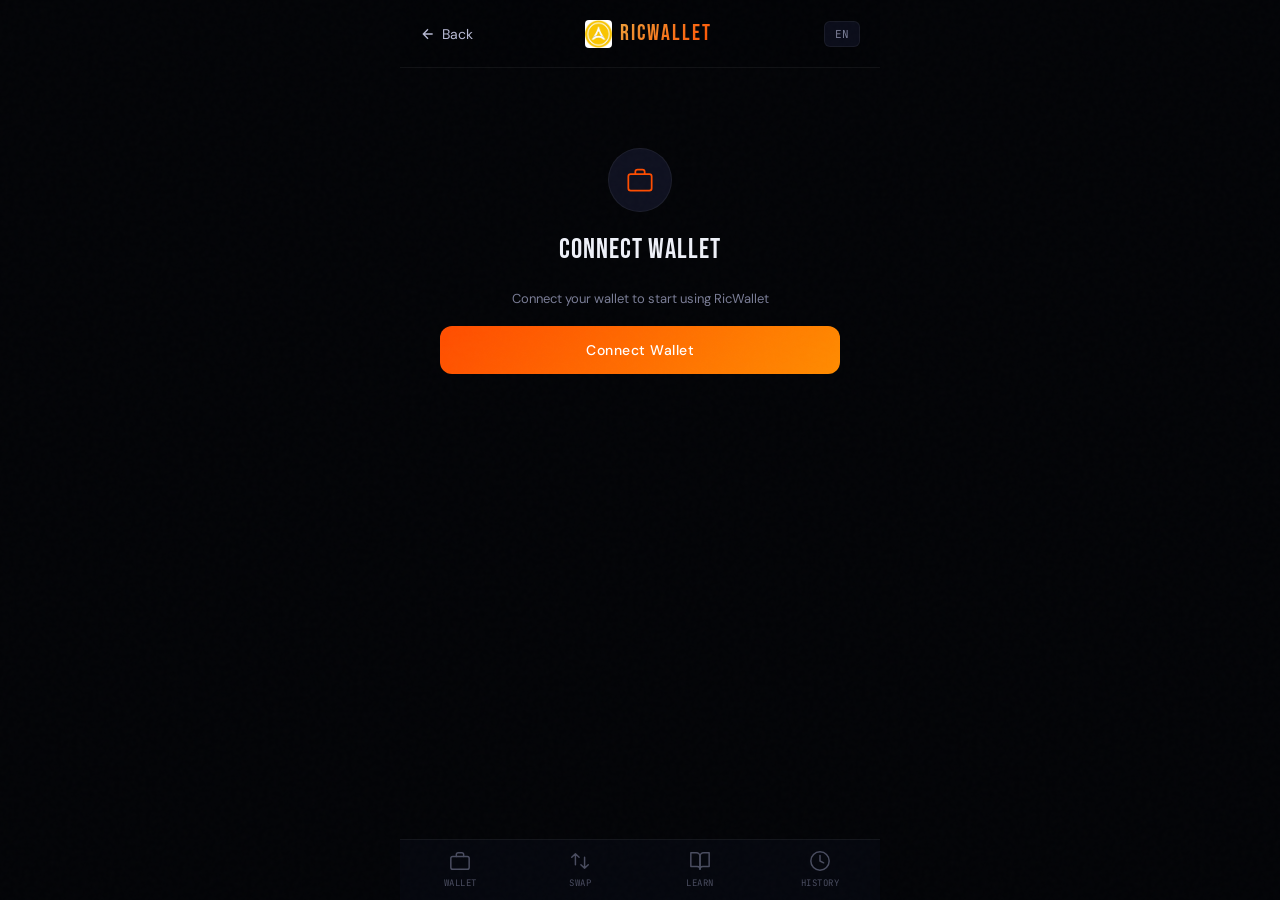
<file: wallet/send.html>
<!DOCTYPE html>
<html lang="en">
<head>
<meta charset="UTF-8">
<meta name="viewport" content="width=device-width, initial-scale=1, maximum-scale=1">
<meta name="theme-color" content="#030407">
<title>Send - RicWallet</title>
<link rel="stylesheet" href="../css/wallet.css">
<style>
.send-hero { text-align:center; padding:20px 0 8px; }
.send-title { font-family:var(--display); font-size:32px; letter-spacing:2px; color:var(--white); }
.token-selector { display:flex; align-items:center; justify-content:space-between; background:var(--deep); border:1px solid var(--rim); border-radius:12px; padding:12px 16px; cursor:pointer; transition:border-color .2s; }
.token-selector:hover { border-color:var(--rim2); }
.token-selector-left { display:flex; align-items:center; gap:10px; }
.chevron { color:var(--ash); }
.amount-input-row { display:flex; align-items:center; gap:8px; }
.amount-input { flex:1; background:transparent; border:none; font-family:var(--display); font-size:32px; color:var(--white); letter-spacing:1px; }
.amount-input::placeholder { color:var(--ash); }
.max-btn { font-family:var(--mono); font-size:10px; letter-spacing:1px; background:rgba(255,77,0,.1); border:1px solid rgba(255,77,0,.3); color:var(--magma); padding:5px 10px; border-radius:6px; cursor:pointer; transition:all .2s; }
.max-btn:hover { background:rgba(255,77,0,.2); }
.fee-row { display:flex; align-items:center; justify-content:space-between; padding:8px 0; }
.fee-label { font-family:var(--mono); font-size:11px; color:var(--ash); }
.fee-value { font-family:var(--mono); font-size:11px; }
.fee-free { color:var(--green); }
.fee-ric { color:var(--magma); }
.review-card { background:var(--deep); border:1px solid var(--rim); border-radius:12px; padding:16px; }
.review-row { display:flex; align-items:center; justify-content:space-between; padding:8px 0; border-bottom:1px solid var(--rim); }
.review-row:last-child { border-bottom:none; }
.review-key { font-family:var(--mono); font-size:11px; color:var(--ash); }
.review-val { font-size:13px; color:var(--white); font-family:var(--mono); }
.token-modal { position:fixed; inset:0; background:rgba(3,4,7,.92); backdrop-filter:blur(12px); z-index:500; display:flex; align-items:flex-end; }
.token-sheet { width:100%; max-width:480px; margin:0 auto; background:var(--card); border-radius:20px 20px 0 0; border-top:1px solid var(--rim); padding:20px; max-height:70vh; overflow-y:auto; }
.token-sheet::-webkit-scrollbar { width:0; }
.token-opt { display:flex; align-items:center; gap:12px; padding:12px; border-radius:10px; cursor:pointer; transition:background .15s; }
.token-opt:hover { background:rgba(255,255,255,.04); }
.token-opt-right { margin-left:auto; font-family:var(--mono); font-size:12px; color:var(--fog); }
.handle { width:36px; height:3px; background:var(--rim); border-radius:2px; margin:0 auto 16px; }
.success-state { display:flex; flex-direction:column; align-items:center; justify-content:center; text-align:center; padding:40px 20px; gap:16px; }
.success-icon { width:72px; height:72px; border-radius:50%; background:rgba(0,255,178,.1); border:1px solid rgba(0,255,178,.2); display:flex; align-items:center; justify-content:center; }
</style>
</head>
<body>
<div class="app">
  <div class="topbar">
    <button onclick="history.back()" style="background:none;border:none;color:var(--fog);cursor:pointer;display:flex;align-items:center;gap:6px;font-size:14px;">
      <svg width="16" height="16" viewBox="0 0 24 24" fill="none" stroke="currentColor" stroke-width="2"><path d="M19 12H5M12 19l-7-7 7-7"/></svg>
      <span id="backBtn">Back</span>
    </button>
    <div class="topbar-logo" style="display:flex;align-items:center;gap:8px;">
      <img src="../assets/riclogo.jpeg" alt="RicWallet Logo" style="height:28px;width:auto;object-fit:contain;border-radius:4px;">
      <span>RicWallet</span>
    </div>
    <button class="lang-btn" id="langBtn" onclick="cycleLang()">EN</button>
  </div>

  <div class="scroll-area" id="mainContent">
    <!-- Injected by JS -->
  </div>

  <nav class="bottomnav">
    <a class="nav-item" href="index.html">
      <svg viewBox="0 0 24 24"><rect x="2" y="7" width="20" height="14" rx="2"/><path d="M16 7V5a2 2 0 0 0-2-2h-4a2 2 0 0 0-2 2v2"/></svg>
      <span id="nav-wallet">Wallet</span>
    </a>
    <a class="nav-item" href="https://www.ricswap.com/swap.html" target="_blank" rel="noopener">
      <svg viewBox="0 0 24 24"><path d="M7 16V4m0 0L3 8m4-4l4 4"/><path d="M17 8v12m0 0l4-4m-4 4l-4-4"/></svg>
      <span id="nav-swap">Swap</span>
    </a>
    <a class="nav-item" href="learn.html">
      <svg viewBox="0 0 24 24"><path d="M2 3h6a4 4 0 0 1 4 4v14a3 3 0 0 0-3-3H2z"/><path d="M22 3h-6a4 4 0 0 0-4 4v14a3 3 0 0 1 3-3h7z"/></svg>
      <span id="nav-learn">Learn</span>
    </a>
    <a class="nav-item" href="history.html">
      <svg viewBox="0 0 24 24"><circle cx="12" cy="12" r="10"/><polyline points="12 6 12 12 16 14"/></svg>
      <span id="nav-history">History</span>
    </a>
  </nav>
</div>

<!-- Token selector modal -->
<div class="token-modal" id="tokenModal" style="display:none" onclick="closeTokenModal(event)">
  <div class="token-sheet">
    <div class="handle"></div>
    <div class="section-label" id="selectLabel">Select Token</div>
    <div id="tokenOptList"></div>
  </div>
</div>

<script type="module">
import { t, getLang, setLang } from '../js/i18n.js';
import { getAllTokens, NATIVE_BONE, getTokenColor } from '../js/tokens.js';
import { isConnected, restoreSession, getAddress, getNativeBalance, getTokenBalance, formatAmount, parseAmount, sendToken, sendNativeToken, estimateRIC, showToast, explorerTx, shortAddr } from '../js/wallet-core.js';

const langKeys = ['en','kh','vi','zh'];
let lang = getLang();
let selectedToken = NATIVE_BONE;
let step = 'form'; // form | review | success
let txHash = '';
let balances = {};

async function init() {
  await restoreSession();
  applyLang();
  if (!isConnected()) {
    renderNotConnected();
    return;
  }
  await loadBalances();
  renderForm();
}

window.cycleLang = () => {
  lang = langKeys[(langKeys.indexOf(lang)+1) % langKeys.length];
  setLang(lang);
  document.getElementById('langBtn').textContent = lang.toUpperCase();
  applyLang();
  if (step === 'form') renderForm();
};

function applyLang() {
  document.getElementById('langBtn').textContent  = lang.toUpperCase();
  document.getElementById('backBtn').textContent  = t('back', lang);
  document.getElementById('nav-wallet').textContent   = t('wallet', lang);
  document.getElementById('nav-swap').textContent     = t('swap', lang);
  document.getElementById('nav-learn').textContent    = t('learn', lang);
  document.getElementById('nav-history').textContent  = t('history', lang);
}

async function loadBalances() {
  const addr = getAddress();
  const tokens = getAllTokens();
  for (const tk of tokens) {
    try {
      balances[tk.address] = tk.isNative
        ? await getNativeBalance(addr)
        : await getTokenBalance(tk.address, addr);
    } catch { balances[tk.address] = 0n; }
  }
}

function renderNotConnected() {
  document.getElementById('mainContent').innerHTML = `
    <div class="connect-state fade-in">
      <div class="connect-icon"><svg width="28" height="28" viewBox="0 0 24 24" fill="none" stroke="#ff4d00" stroke-width="1.5"><rect x="2" y="7" width="20" height="14" rx="2"/><path d="M16 7V5a2 2 0 0 0-2-2h-4a2 2 0 0 0-2 2v2"/></svg></div>
      <div class="connect-title">${t('connect_wallet',lang)}</div>
      <div class="connect-sub">${t('connect_desc',lang)}</div>
      <button class="btn-primary" onclick="location.href='index.html'">${t('connect_wallet',lang)}</button>
    </div>`;
}

function renderForm() {
  step = 'form';
  const bal = balances[selectedToken.address] || 0n;
  const balFmt = formatAmount(bal, selectedToken.decimals, 4);
  const c = document.getElementById('mainContent');
  c.innerHTML = `
    <div class="send-hero fade-in">
      <div class="send-title">${t('send_tokens',lang)}</div>
    </div>

    <div class="card fade-in">
      <div class="input-label">${t('select_token',lang)}</div>
      <div class="token-selector" onclick="openTokenModal()">
        <div class="token-selector-left">
          <div class="token-icon" style="background:${selectedToken.color}22;color:${selectedToken.color};font-size:10px;font-weight:700;font-family:var(--mono)">
            ${selectedToken.symbol.slice(0,3)}
          </div>
          <div>
            <div style="font-size:14px;font-weight:500;color:var(--white)">${selectedToken.symbol}</div>
            <div style="font-family:var(--mono);font-size:10px;color:var(--ash)">${t('balance',lang)}: ${balFmt}</div>
          </div>
        </div>
        <div class="chevron"><svg width="16" height="16" viewBox="0 0 24 24" fill="none" stroke="currentColor" stroke-width="2"><polyline points="6 9 12 15 18 9"/></svg></div>
      </div>

      <div class="divider"></div>

      <div class="input-group">
        <label class="input-label">${t('amount',lang)}</label>
        <div style="background:var(--deep);border:1px solid var(--rim);border-radius:10px;padding:12px 14px;display:flex;align-items:center;gap:8px;" id="amtWrap">
          <input class="amount-input" type="number" id="amtInput" placeholder="${t('amount_placeholder',lang)}" step="any" min="0" oninput="onAmtInput()">
          <button class="max-btn" onclick="setMax()">${t('max',lang)}</button>
        </div>
      </div>

      <div class="input-group">
        <label class="input-label">${t('recipient',lang)}</label>
        <input class="input-field" id="toInput" placeholder="${t('recipient_placeholder',lang)}" oninput="onToInput()">
      </div>

      <div class="divider"></div>
      <div class="fee-row">
        <span class="fee-label">${t('gas_fee',lang)}</span>
        <span class="fee-value fee-free">${t('gas_free',lang)}</span>
      </div>
      <div class="fee-row">
        <span class="fee-label">${t('ric_cost',lang)}</span>
        <span class="fee-value fee-ric" id="ricCost">~0.001 RIC</span>
      </div>
    </div>

    <button class="btn-primary fade-in" id="reviewBtn" onclick="doReview()" disabled>${t('review_send',lang)}</button>
  `;

  // Focus input after render
  setTimeout(() => document.getElementById('amtInput')?.focus(), 100);
  loadRicEstimate();
}

async function loadRicEstimate() {
  const est = await estimateRIC(80000);
  const el = document.getElementById('ricCost');
  if (el) el.textContent = `~${est} RIC`;
}

window.onAmtInput = validateForm;
window.onToInput = validateForm;

function validateForm() {
  const amt = document.getElementById('amtInput')?.value;
  const to  = document.getElementById('toInput')?.value;
  const btn = document.getElementById('reviewBtn');
  if (!btn) return;
  const valid = amt && parseFloat(amt) > 0 && to && to.startsWith('0x') && to.length === 42;
  btn.disabled = !valid;
}

window.setMax = () => {
  const bal = balances[selectedToken.address] || 0n;
  const fmt = formatAmount(bal, selectedToken.decimals, 6);
  const inp = document.getElementById('amtInput');
  if (inp) { inp.value = fmt; validateForm(); }
};

window.doReview = () => {
  const amt  = document.getElementById('amtInput')?.value;
  const to   = document.getElementById('toInput')?.value;
  if (!amt || !to) return;
  renderReview(amt, to);
};

function renderReview(amt, to) {
  step = 'review';
  const c = document.getElementById('mainContent');
  c.innerHTML = `
    <div class="send-hero fade-in">
      <div class="send-title">${t('confirm_send',lang)}</div>
    </div>
    <div class="review-card fade-in">
      <div class="review-row">
        <span class="review-key">${t('select_token',lang)}</span>
        <span class="review-val">${selectedToken.symbol}</span>
      </div>
      <div class="review-row">
        <span class="review-key">${t('amount',lang)}</span>
        <span class="review-val">${amt} ${selectedToken.symbol}</span>
      </div>
      <div class="review-row">
        <span class="review-key">${t('recipient',lang)}</span>
        <span class="review-val">${shortAddr(to)}</span>
      </div>
      <div class="review-row">
        <span class="review-key">${t('gas_fee',lang)}</span>
        <span class="review-val" style="color:var(--green)">${t('gas_free',lang)}</span>
      </div>
    </div>
    <div style="font-size:12px;color:var(--ash);text-align:center;font-family:var(--mono);padding:4px 0;" id="signNote">${t('sign_message',lang)}</div>
    <button class="btn-primary fade-in" id="sendBtn" onclick="doSend('${amt}','${to}')">${t('confirm_send',lang)}</button>
    <button class="btn-ghost fade-in" onclick="renderForm()" style="margin-top:8px">${t('back',lang)}</button>
  `;
}

window.doSend = async (amt, to) => {
  const btn = document.getElementById('sendBtn');
  if (!btn) return;
  btn.disabled = true;
  btn.innerHTML = `<span class="spinner" style="margin-right:8px"></span>${t('sending',lang)}`;
  try {
    const amtBn = parseAmount(amt, selectedToken.decimals);
    let result;
    if (selectedToken.isNative) {
      result = await sendNativeToken(to, amtBn);
    } else {
      result = await sendToken(selectedToken.address, to, amtBn);
    }
    txHash = result.hash;
    renderSuccess(amt, to);
  } catch(e) {
    showToast(e.message || t('send_failed', lang), 'error');
    btn.disabled = false;
    btn.textContent = t('confirm_send', lang);
  }
};

function renderSuccess(amt, to) {
  step = 'success';
  const c = document.getElementById('mainContent');
  c.innerHTML = `
    <div class="success-state fade-in">
      <div class="success-icon">
        <svg width="32" height="32" viewBox="0 0 24 24" fill="none" stroke="#00ffb2" stroke-width="2.5"><polyline points="20 6 9 17 4 12"/></svg>
      </div>
      <div class="connect-title" style="font-size:26px">${t('send_success',lang)}</div>
      <div style="font-family:var(--mono);font-size:13px;color:var(--smoke)">${amt} ${selectedToken.symbol}</div>
      <div style="font-family:var(--mono);font-size:11px;color:var(--ash)">${t('recipient',lang)}: ${shortAddr(to)}</div>
      ${txHash ? `<a href="${'https://shibariumscan.io/tx/'+txHash}" target="_blank" class="btn-sm" style="margin-top:4px">${t('view_on_explorer',lang)}</a>` : ''}
      <button class="btn-primary" style="margin-top:12px" onclick="renderForm()">${t('send',lang)} ${t('again','en') || 'Again'}</button>
      <a class="btn-ghost" href="index.html" style="margin-top:8px;text-align:center;padding:14px;border-radius:12px;border:1px solid var(--rim);color:var(--fog);display:block">${t('back',lang)}</a>
    </div>
  `;
}

// -- Token modal -----------------------------------------------
window.openTokenModal = () => {
  const tokens = getAllTokens();
  const listEl = document.getElementById('tokenOptList');
  document.getElementById('selectLabel').textContent = t('select_token', lang);
  listEl.innerHTML = tokens.map(tk => {
    const bal = balances[tk.address] || 0n;
    const fmt = formatAmount(bal, tk.decimals, 4);
    return `
      <div class="token-opt" onclick="selectToken('${tk.address}')">
        <div class="token-icon" style="background:${tk.color}22;color:${tk.color};font-size:10px;font-weight:700;font-family:var(--mono)">${tk.symbol.slice(0,3)}</div>
        <div><div style="font-size:14px;font-weight:500;color:var(--white)">${tk.symbol}</div><div style="font-size:11px;color:var(--ash)">${tk.name}</div></div>
        <span class="token-opt-right">${fmt}</span>
      </div>`;
  }).join('');
  document.getElementById('tokenModal').style.display = 'flex';
};

window.selectToken = (addr) => {
  const tokens = getAllTokens();
  selectedToken = tokens.find(tk => tk.address === addr) || NATIVE_BONE;
  document.getElementById('tokenModal').style.display = 'none';
  renderForm();
};

window.closeTokenModal = (e) => {
  if (e.target === document.getElementById('tokenModal'))
    document.getElementById('tokenModal').style.display = 'none';
};

window.renderForm = renderForm;

init();
</script>
</body>
</html>
</file>
<file: css/wallet.css>
/* wallet.css -- RicWallet Shared Styles */
@import url('https://fonts.googleapis.com/css2?family=Bebas+Neue&family=DM+Sans:wght@300;400;500&family=JetBrains+Mono:wght@300;400&display=swap');

:root {
  --void:    #030407;
  --deep:    #06080f;
  --well:    #0b0d1a;
  --card:    #0f1120;
  --rim:     rgba(255,255,255,0.06);
  --rim2:    rgba(255,77,0,0.25);
  --magma:   #ff4d00;
  --ember:   #ff8c00;
  --gold:    #e8b84b;
  --green:   #00ffb2;
  --red:     #ff3366;
  --blue:    #4d9fff;
  --ash:     #4a4d60;
  --smoke:   #7a7d96;
  --fog:     #b8bad4;
  --white:   #eef0f8;
  --mono:    'JetBrains Mono', monospace;
  --display: 'Bebas Neue', sans-serif;
  --body:    'DM Sans', sans-serif;
}

/* -- Reset ----------------------------------------------------- */
*, *::before, *::after { box-sizing: border-box; margin: 0; padding: 0; }
html { scroll-behavior: smooth; }

body {
  background: var(--void);
  color: var(--fog);
  font-family: var(--body);
  font-size: 15px;
  line-height: 1.6;
  min-height: 100dvh;
  -webkit-font-smoothing: antialiased;
  -moz-osx-font-smoothing: grayscale;
  overflow-x: hidden;
}

a { color: inherit; text-decoration: none; }

/* Combined reset -- your improvement */
button, input, select, textarea {
  font-family: var(--body);
  outline: none;
  border: none;
}

/* Noise overlay */
body::before {
  content: '';
  position: fixed;
  inset: 0;
  background-image: url("data:image/svg+xml,%3Csvg viewBox='0 0 200 200' xmlns='http://www.w3.org/2000/svg'%3E%3Cfilter id='n'%3E%3CfeTurbulence type='fractalNoise' baseFrequency='0.85' numOctaves='4'/%3E%3C/filter%3E%3Crect width='100%25' height='100%25' filter='url(%23n)'/%3E%3C/svg%3E");
  opacity: 0.018;
  pointer-events: none;
  z-index: 9999;
}

/* -- Layout ---------------------------------------------------- */
.app {
  display: flex;
  flex-direction: column;
  min-height: 100dvh;
  max-width: 480px;
  margin: 0 auto;
  background: var(--void);
}

/* -- Top bar --------------------------------------------------- */
.topbar {
  display: flex;
  align-items: center;
  justify-content: space-between;
  padding: 16px 20px;
  background: rgba(3,4,7,0.92);
  backdrop-filter: blur(20px);
  border-bottom: 1px solid var(--rim);
  position: sticky;
  top: 0;
  z-index: 100;
}

.topbar-logo {
  font-family: var(--display);
  font-size: 22px;
  letter-spacing: 2px;
  background: linear-gradient(135deg, var(--gold), var(--magma));
  -webkit-background-clip: text;
  -webkit-text-fill-color: transparent;
}

.lang-btn {
  font-family: var(--mono);
  font-size: 11px;
  color: var(--smoke);
  background: var(--well);
  border: 1px solid var(--rim);
  border-radius: 6px;
  padding: 5px 10px;
  cursor: pointer;
  transition: all 0.2s;
}

.lang-btn:hover {
  border-color: var(--magma);
  color: var(--white);
}

/* -- Bottom nav ------------------------------------------------ */
.bottomnav {
  display: flex;
  background: rgba(6,8,15,0.95);
  backdrop-filter: blur(20px);
  border-top: 1px solid var(--rim);
  position: sticky;
  bottom: 0;
  z-index: 100;
}

.nav-item {
  flex: 1;
  display: flex;
  flex-direction: column;
  align-items: center;
  gap: 4px;
  padding: 10px 0;
  color: var(--ash);
  font-family: var(--mono);
  font-size: 9px;
  letter-spacing: 0.5px;
  text-transform: uppercase;
  transition: all 0.2s;
  text-decoration: none;
  cursor: pointer;
}

.nav-item svg {
  width: 22px;
  height: 22px;
  stroke: currentColor;
  stroke-width: 1.6;
  fill: none;
  stroke-linecap: round;
  stroke-linejoin: round;
}

/* Combined selector -- your improvement */
.nav-item.active,
.nav-item.active svg {
  color: var(--magma);
  stroke: var(--magma);
}

.nav-item:hover { color: var(--fog); }

/* -- Cards ----------------------------------------------------- */
.card {
  background: var(--card);
  border: 1px solid var(--rim);
  border-radius: 16px;
  padding: 20px;
  position: relative;
  overflow: hidden;
}

.card::before {
  content: '';
  position: absolute;
  top: -1px;
  left: 15%;
  right: 15%;
  height: 1px;
  background: linear-gradient(90deg, transparent, rgba(255,77,0,0.35), transparent);
}

/* -- Buttons --------------------------------------------------- */
.btn-primary {
  width: 100%;
  padding: 15px;
  border-radius: 12px;
  font-size: 14px;
  font-weight: 500;
  letter-spacing: 0.5px;
  background: linear-gradient(135deg, var(--magma), var(--ember));
  color: white;
  cursor: pointer;
  transition: all 0.3s;
  position: relative;
  overflow: hidden;
}

.btn-primary:hover {
  transform: translateY(-1px);
  box-shadow: 0 10px 25px rgba(255,77,0,0.35);
}

.btn-primary:disabled {
  background: var(--well);
  color: var(--ash);
  transform: none;
  box-shadow: none;
}

.btn-ghost {
  width: 100%;
  padding: 14px;
  border-radius: 12px;
  background: transparent;
  border: 1px solid var(--rim);
  color: var(--fog);
  cursor: pointer;
  transition: all 0.2s;
}

.btn-ghost:hover {
  border-color: var(--rim2);
  color: var(--white);
  background: rgba(255,77,0,0.05);
}

.btn-sm {
  padding: 8px 16px;
  border-radius: 8px;
  font-size: 12px;
  background: var(--well);
  border: 1px solid var(--rim);
  color: var(--fog);
  cursor: pointer;
  transition: all 0.2s;
}

.btn-sm:hover { border-color: var(--magma); color: var(--magma); }

/* -- Form elements --------------------------------------------- */
.input-group { margin-bottom: 14px; }

.input-label {
  display: block;
  font-family: var(--mono);
  font-size: 10px;
  letter-spacing: 1.5px;
  text-transform: uppercase;
  color: var(--ash);
  margin-bottom: 6px;
}

.input-field {
  width: 100%;
  background: var(--deep);
  border: 1px solid var(--rim);
  border-radius: 10px;
  color: var(--white);
  padding: 12px 14px;
  font-size: 14px;
  transition: border-color 0.2s;
}

.input-field:focus { border-color: var(--magma); }
.input-field::placeholder { color: var(--ash); }

/* -- Section label --------------------------------------------- */
.section-label {
  font-family: var(--mono);
  font-size: 10px;
  letter-spacing: 2px;
  text-transform: uppercase;
  color: var(--ash);
  margin-bottom: 12px;
  display: flex;
  align-items: center;
  gap: 8px;
}

.section-label::after {
  content: '';
  flex: 1;
  height: 1px;
  background: var(--rim);
}

/* -- Badges ---------------------------------------------------- */
.badge {
  display: inline-flex;
  align-items: center;
  gap: 5px;
  padding: 3px 8px;
  border-radius: 20px;
  font-family: var(--mono);
  font-size: 10px;
}

.badge-green  { background: rgba(0,255,178,.1);   color: var(--green); border: 1px solid rgba(0,255,178,.2); }
.badge-red    { background: rgba(255,51,102,.1);   color: var(--red);   border: 1px solid rgba(255,51,102,.2); }
.badge-orange { background: rgba(255,77,0,.1);     color: var(--magma); border: 1px solid rgba(255,77,0,.2); }
.badge-gray   { background: rgba(255,255,255,.05); color: var(--smoke); border: 1px solid var(--rim); }

.dot { width: 5px; height: 5px; border-radius: 50%; background: currentColor; }
.dot-pulse { animation: pulse 2s ease-in-out infinite; }

@keyframes pulse { 0%,100%{opacity:1} 50%{opacity:0.3} }

/* -- Progress bar ---------------------------------------------- */
.progress-track {
  height: 4px;
  background: var(--well);
  border-radius: 4px;
  overflow: hidden;
}

.progress-fill {
  height: 100%;
  background: linear-gradient(90deg, var(--magma), var(--ember));
  border-radius: 4px;
  transition: width 0.5s ease;
}

/* -- Connect screen -------------------------------------------- */
.connect-state {
  display: flex;
  flex-direction: column;
  align-items: center;
  justify-content: center;
  text-align: center;
  padding: 60px 20px;
  gap: 16px;
}

.connect-icon {
  width: 64px;
  height: 64px;
  border-radius: 50%;
  background: var(--card);
  border: 1px solid var(--rim);
  display: flex;
  align-items: center;
  justify-content: center;
}

.connect-title {
  font-family: var(--display);
  font-size: 28px;
  letter-spacing: 1px;
  color: var(--white);
}

.connect-sub {
  font-size: 13px;
  color: var(--smoke);
  max-width: 260px;
  line-height: 1.6;
}

/* -- Amounts --------------------------------------------------- */
.amount-display {
  font-family: var(--display);
  font-size: 42px;
  letter-spacing: 1px;
  color: var(--white);
  line-height: 1;
}

.amount-sub {
  font-family: var(--mono);
  font-size: 12px;
  color: var(--ash);
  margin-top: 4px;
}

/* -- Spinner --------------------------------------------------- */
.spinner {
  width: 20px;
  height: 20px;
  border: 2px solid var(--rim);
  border-top-color: var(--magma);
  border-radius: 50%;
  animation: spin 0.8s linear infinite;
  display: inline-block;
}

@keyframes spin { to { transform: rotate(360deg); } }

/* -- Divider --------------------------------------------------- */
.divider { height: 1px; background: var(--rim); margin: 16px 0; }

/* -- Token pill ------------------------------------------------ */
.token-pill {
  display: inline-flex;
  align-items: center;
  gap: 8px;
  padding: 8px 12px;
  border-radius: 8px;
  background: rgba(255,255,255,.04);
  border: 1px solid var(--rim);
  cursor: pointer;
  transition: all 0.2s;
  white-space: nowrap;
}

.token-pill:hover { background: rgba(255,255,255,.07); }

.token-icon {
  width: 24px;
  height: 24px;
  border-radius: 50%;
  display: flex;
  align-items: center;
  justify-content: center;
  font-size: 10px;
  font-weight: 700;
  font-family: var(--mono);
  flex-shrink: 0;
}

/* -- Toasts ---------------------------------------------------- */
.toast-container {
  position: fixed;
  top: 80px;
  left: 50%;
  transform: translateX(-50%);
  z-index: 9999;
  display: flex;
  flex-direction: column;
  gap: 8px;
  width: 90%;
  max-width: 420px;
}

.toast {
  padding: 12px 16px;
  border-radius: 10px;
  font-size: 13px;
  font-family: var(--mono);
  backdrop-filter: blur(20px);
  animation: slideDown 0.3s ease;
}

.toast-success { background: rgba(0,255,178,.12);  border: 1px solid rgba(0,255,178,.3);  color: var(--green); }
.toast-error   { background: rgba(255,51,102,.12); border: 1px solid rgba(255,51,102,.3); color: var(--red); }
.toast-info    { background: rgba(77,159,255,.12); border: 1px solid rgba(77,159,255,.3); color: var(--blue); }

@keyframes slideDown {
  from { opacity: 0; transform: translateY(-12px); }
  to   { opacity: 1; transform: translateY(0); }
}

/* -- Fade-in entrance animation -------------------------------- */
.fade-in { animation: fadeIn 0.4s ease; }

@keyframes fadeIn {
  from { opacity: 0; transform: translateY(8px); }
  to   { opacity: 1; transform: translateY(0); }
}

/* -- Scroll area ----------------------------------------------- */
.scroll-area {
  flex: 1;
  overflow-y: auto;
  padding: 20px;
  display: flex;
  flex-direction: column;
  gap: 16px;
  -webkit-overflow-scrolling: touch;
}

.scroll-area::-webkit-scrollbar { display: none; }

/* -- Responsive ------------------------------------------------ */
@media (max-width: 380px) {
  .scroll-area { padding: 14px; }
  .amount-display { font-size: 36px; }
}
</file>
